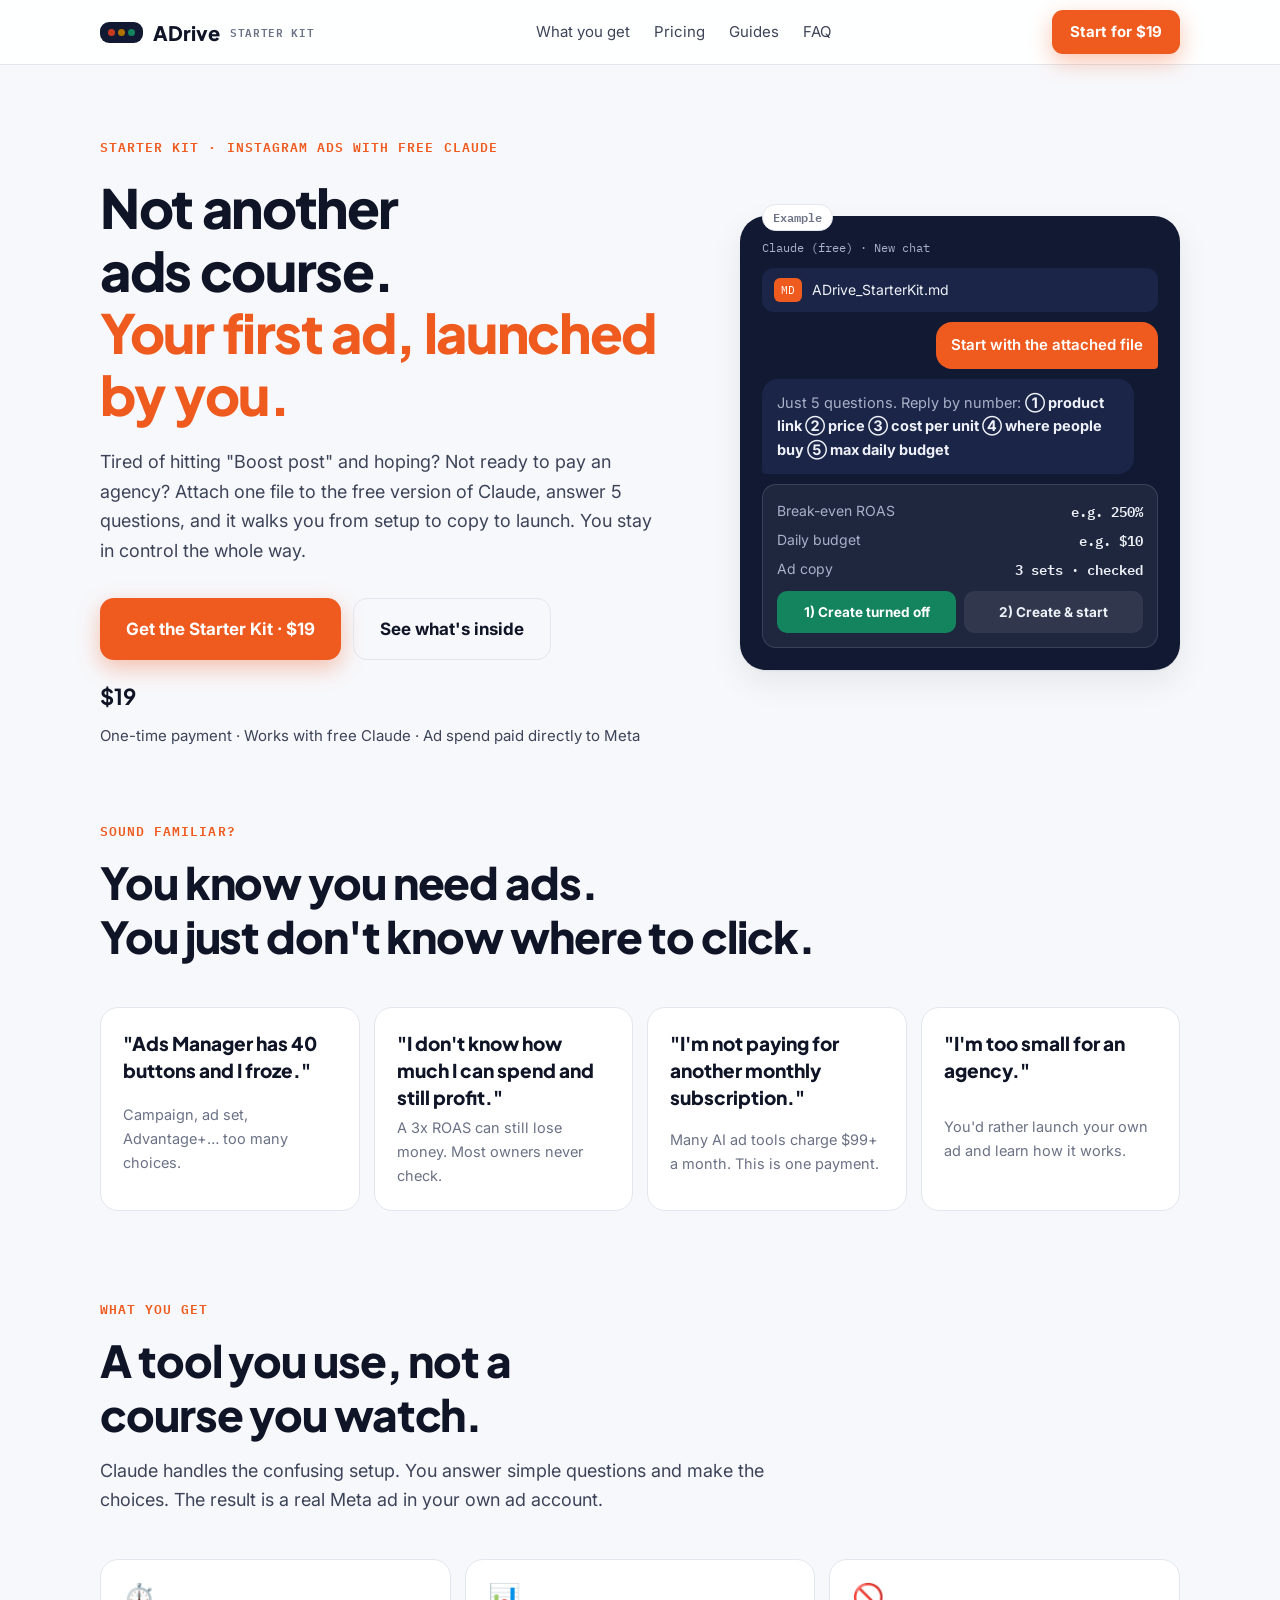
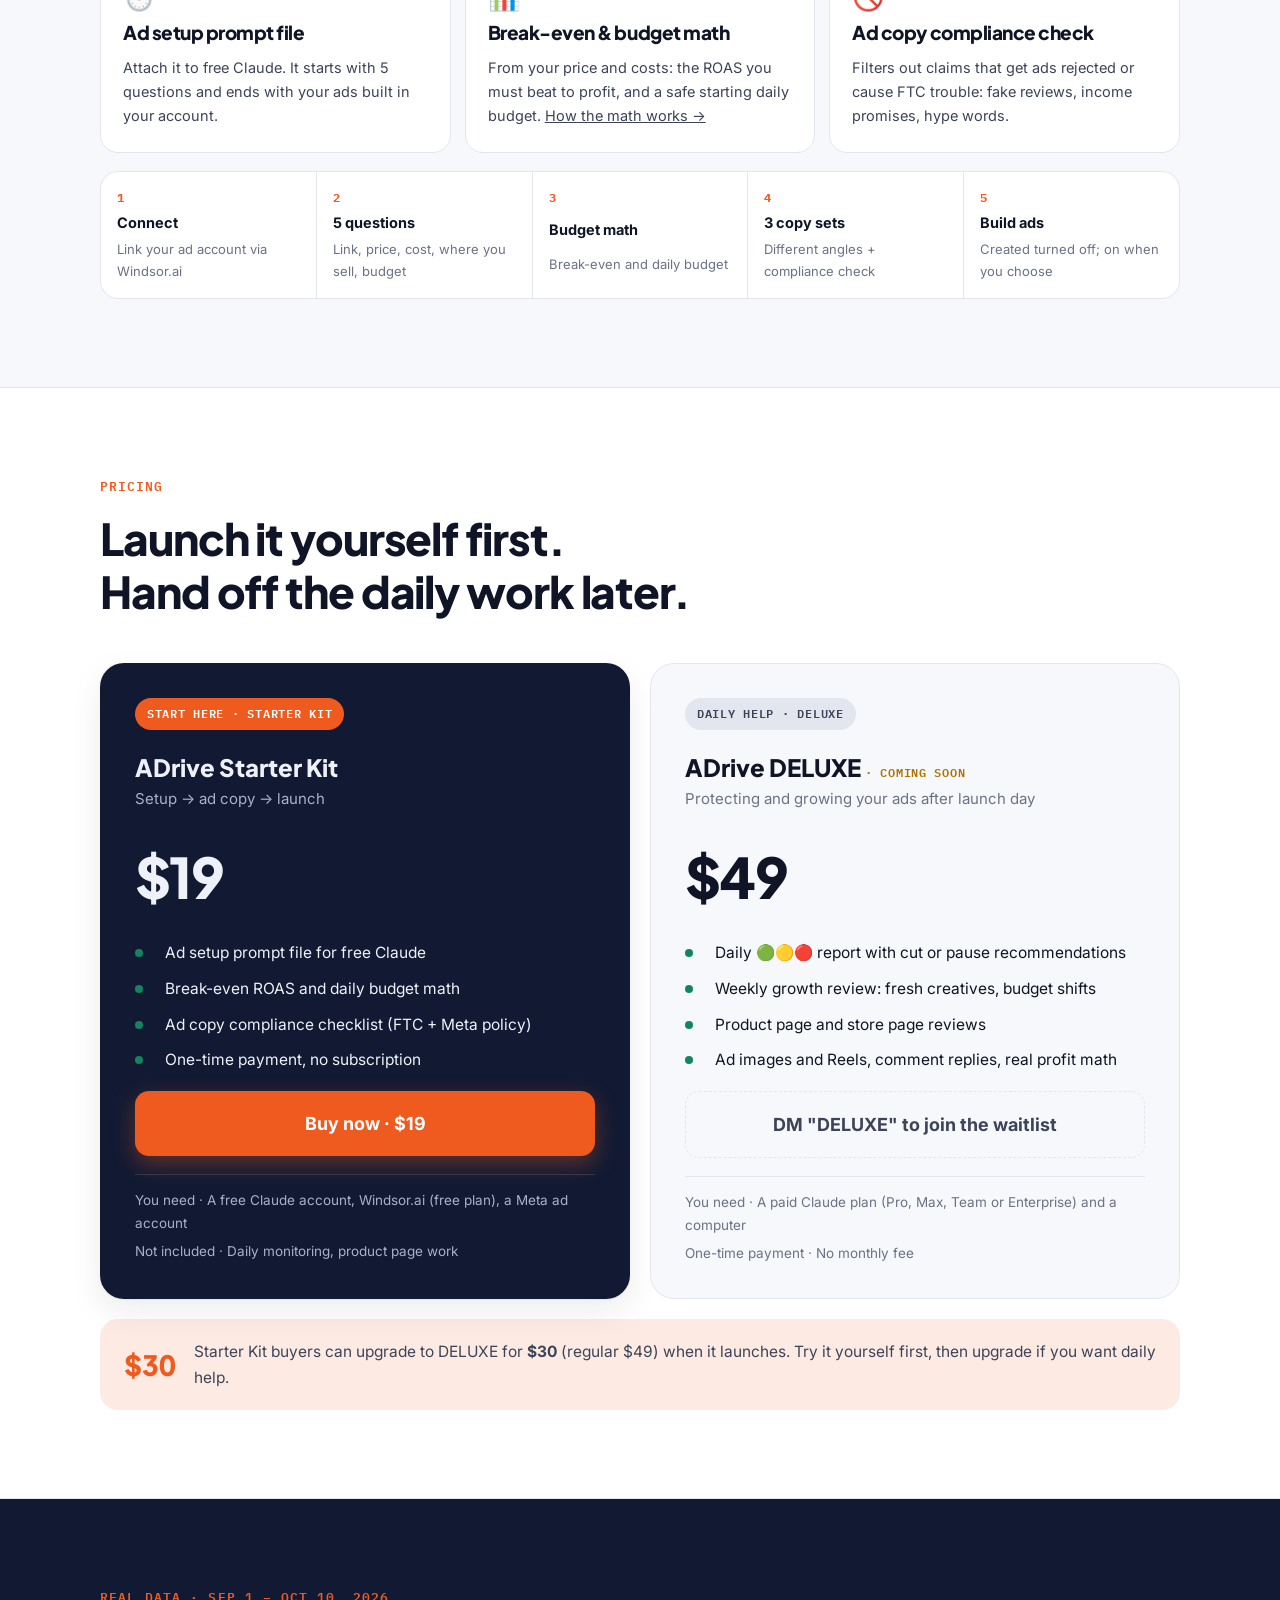
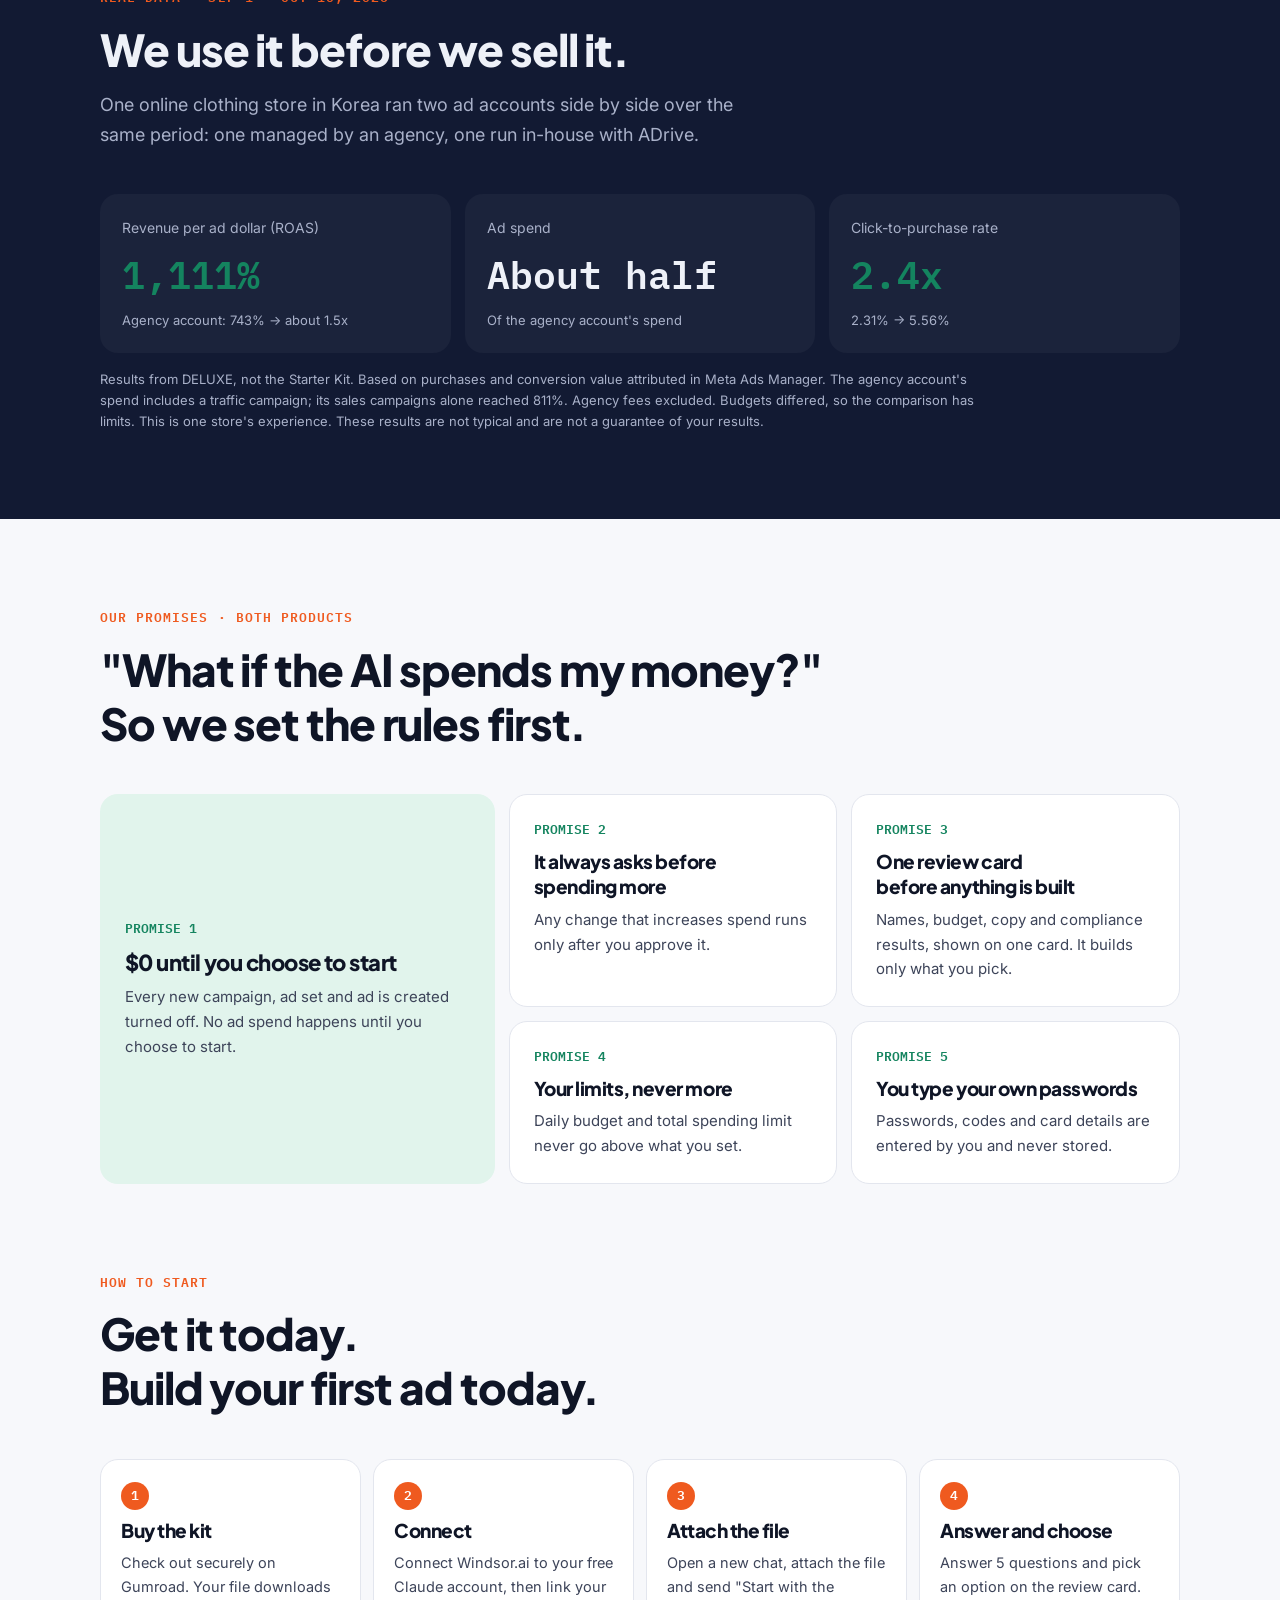
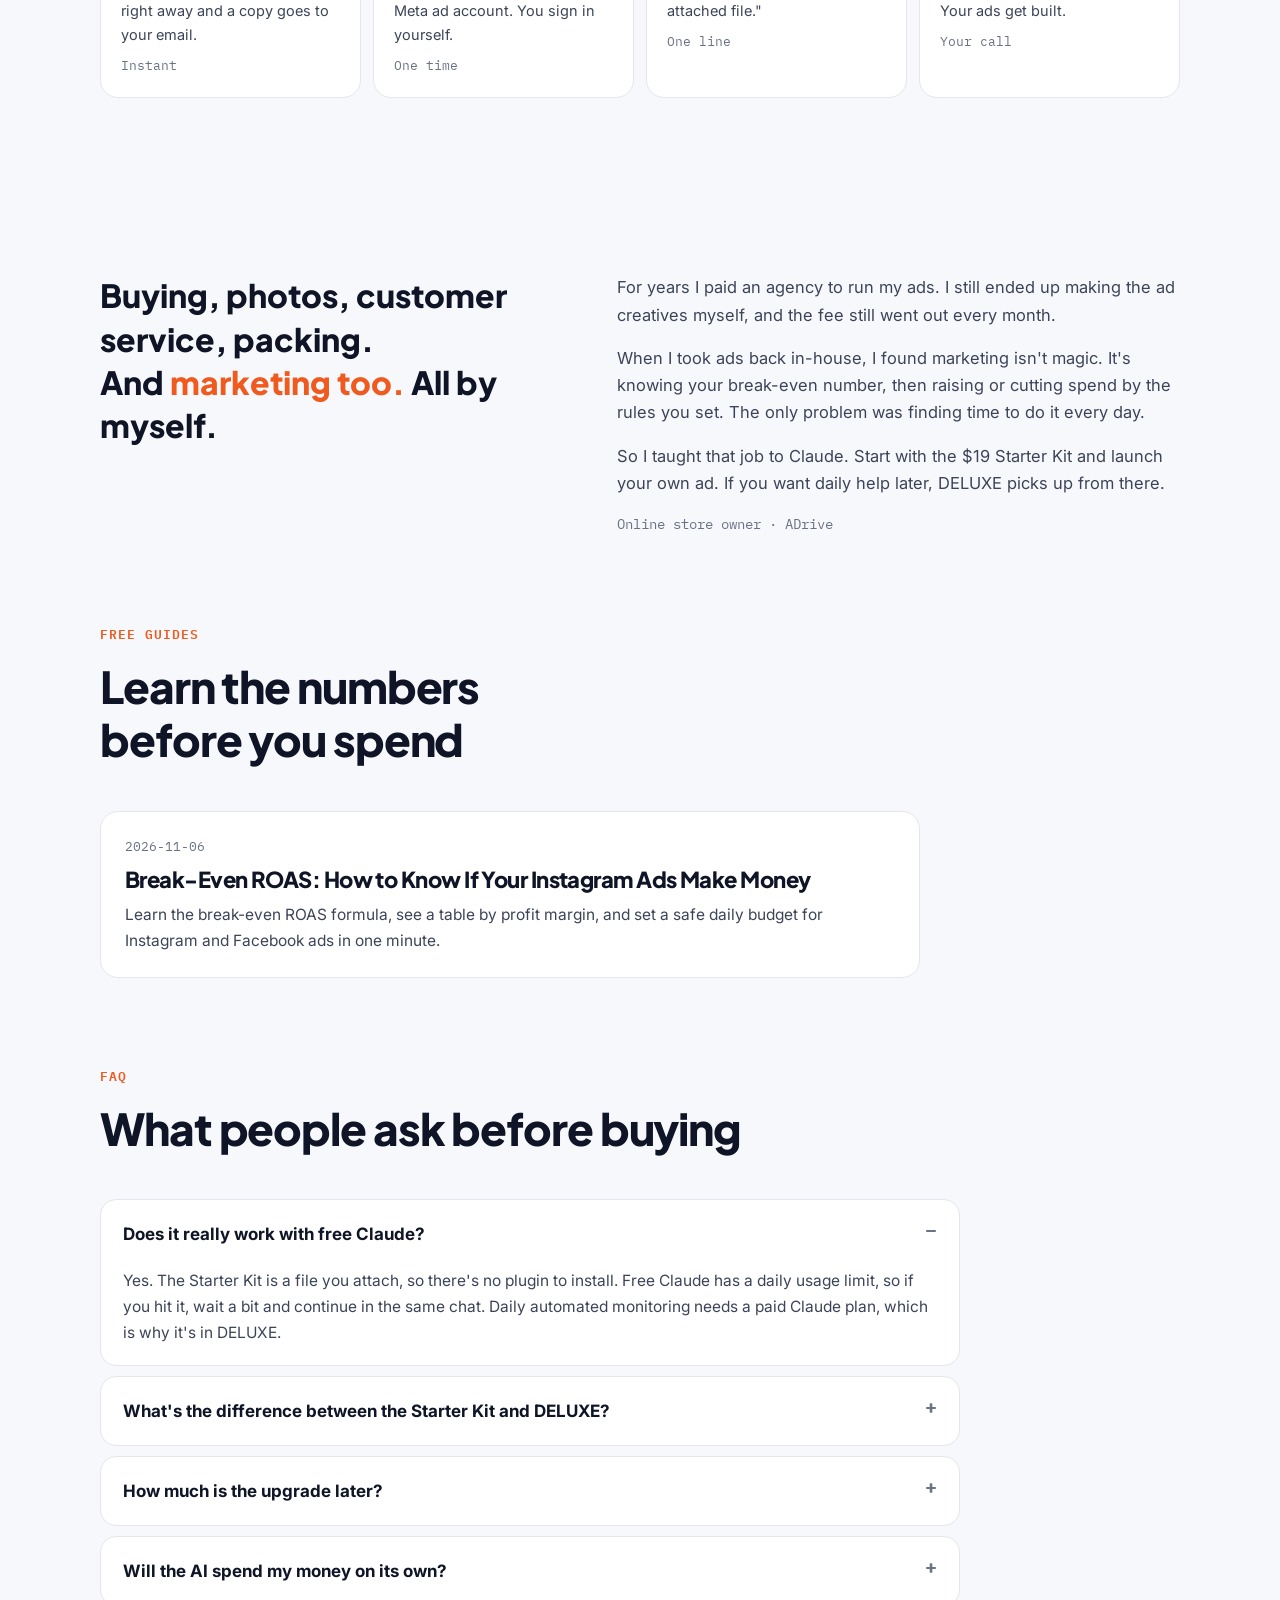
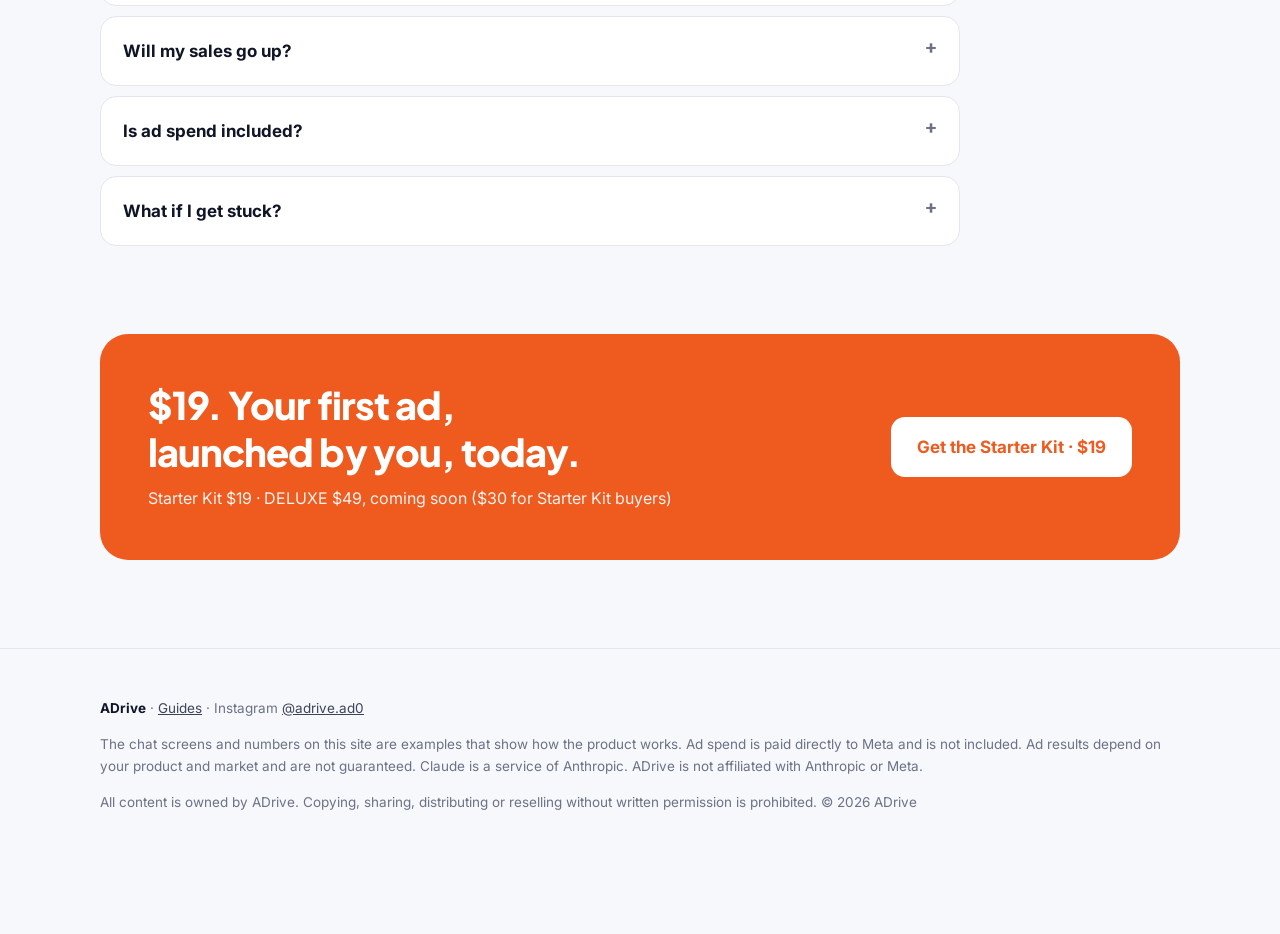
<file: index.html>
<!DOCTYPE html>
<html lang="en">
<head>
<meta charset="utf-8">
<meta name="viewport" content="width=device-width,initial-scale=1,viewport-fit=cover">
<title>ADrive Starter Kit · Launch your first Instagram ad with free Claude</title>
<meta name="description" content="A $19 one-time kit: attach one file to free Claude and launch your own Meta ads, with break-even math and a compliance check.">
<link rel="canonical" href="https://adrive-site.vercel.app/">
<meta property="og:type" content="website">
<meta property="og:title" content="ADrive Starter Kit · Launch your first Instagram ad with free Claude">
<meta property="og:description" content="A $19 one-time kit: attach one file to free Claude and launch your own Meta ads, with break-even math and a compliance check.">
<meta property="og:url" content="https://adrive-site.vercel.app/">
<meta property="og:image" content="https://adrive-site.vercel.app/assets/img/gumroad_cover_2560x1440.png">
<meta name="twitter:card" content="summary_large_image">
<link rel="icon" href="/assets/favicon.svg" type="image/svg+xml">
<link rel="preconnect" href="https://fonts.googleapis.com"><link rel="preconnect" href="https://fonts.gstatic.com" crossorigin><link rel="stylesheet" href="https://fonts.googleapis.com/css2?family=Plus+Jakarta+Sans:wght@600;700;800;900&family=Inter:wght@400;500;600;700&family=IBM+Plex+Mono:wght@500;600&display=swap">
<link rel="stylesheet" href="/assets/site.css">
<script type="application/ld+json">
{"@context":"https://schema.org","@type":"Product","name":"ADrive Starter Kit","description":"A one-time kit: attach one file to free Claude and launch your own Meta (Instagram + Facebook) ads, with break-even math and an ad copy compliance check.","brand":{"@type":"Brand","name":"ADrive"},"image":"https://adrive-site.vercel.app/assets/img/gumroad_cover_2560x1440.png","offers":{"@type":"Offer","price":"19.00","priceCurrency":"USD","availability":"https://schema.org/InStock","url":"https://ailabofficial.gumroad.com/l/starter-kit"}}
</script>
</head>
<body>
<header class="top">
  <div class="wrap">
    <a class="logo" href="/" aria-label="ADrive home">
      <span class="logo-mark" aria-hidden="true"><i style="background:var(--stop)"></i><i style="background:var(--wait)"></i><i style="background:var(--go)"></i></span>
      ADrive <small>STARTER KIT</small>
    </a>
    <nav aria-label="Main">
      <a href="/#kit">What you get</a><a href="/#price">Pricing</a><a href="/blog/">Guides</a><a href="/#faq">FAQ</a>
    </nav>
    <a class="btn btn-primary" href="https://ailabofficial.gumroad.com/l/starter-kit?utm_source=site&amp;utm_medium=header" target="_blank" rel="noopener">Start for $19</a>
  </div>
</header>

<main id="top">
  <section class="hero">
    <div class="wrap">
      <div>
        <p class="eyebrow">STARTER KIT · INSTAGRAM ADS WITH FREE CLAUDE</p>
        <h1>Not another ads course.<br><em>Your first ad, launched by you.</em></h1>
        <p class="lead">Tired of hitting "Boost post" and hoping? Not ready to pay an agency? Attach one file to the free version of Claude, answer 5 questions, and it walks you from setup to copy to launch. You stay in control the whole way.</p>
        <div class="cta-row">
          <a class="btn btn-primary" href="https://ailabofficial.gumroad.com/l/starter-kit?utm_source=site&amp;utm_medium=hero" target="_blank" rel="noopener">Get the Starter Kit · $19</a>
          <a class="btn btn-ghost" href="#kit">See what's inside</a>
        </div>
        <p class="price-line"><b>$19</b><span>One-time payment · Works with free Claude · Ad spend paid directly to Meta</span></p>
      </div>

      <div class="mock" aria-label="Starter Kit example">
        <span class="mock-tag">Example</span>
        <span class="mock-h">Claude (free) · New chat</span>
        <span class="file"><i>MD</i>ADrive_StarterKit.md</span>
        <span class="bubble">Start with the attached file</span>
        <span class="reply">Just 5 questions. Reply by number: <b>① product link ② price ③ cost per unit ④ where people buy ⑤ max daily budget</b></span>
        <div class="card">
          <div class="row"><span>Break-even ROAS</span><b>e.g. 250%</b></div>
          <div class="row"><span>Daily budget</span><b>e.g. $10</b></div>
          <div class="row"><span>Ad copy</span><b>3 sets · checked</b></div>
          <div class="opts"><span>1) Create turned off</span><span>2) Create &amp; start</span></div>
        </div>
      </div>
    </div>
  </section>

  <section style="padding-top:8px">
    <div class="wrap">
      <div class="sec-head"><p class="eyebrow">SOUND FAMILIAR?</p><h2>You know you need ads.<br>You just don't know where to click.</h2></div>
      <div class="hours">
        <div class="hour"><span class="q">"Ads Manager has 40 buttons and I froze."</span><p>Campaign, ad set, Advantage+… too many choices.</p></div>
        <div class="hour"><span class="q">"I don't know how much I can spend and still profit."</span><p>A 3x ROAS can still lose money. Most owners never check.</p></div>
        <div class="hour"><span class="q">"I'm not paying for another monthly subscription."</span><p>Many AI ad tools charge $99+ a month. This is one payment.</p></div>
        <div class="hour"><span class="q">"I'm too small for an agency."</span><p>You'd rather launch your own ad and learn how it works.</p></div>
      </div>
    </div>
  </section>

  <section id="kit" style="padding-top:0">
    <div class="wrap">
      <div class="sec-head">
        <p class="eyebrow">WHAT YOU GET</p>
        <h2>A tool you use, not a course you watch.</h2>
        <p class="lead">Claude handles the confusing setup. You answer simple questions and make the choices. The result is a real Meta ad in your own ad account.</p>
      </div>
      <div class="kit">
        <div class="item"><span class="ic">⏱️</span><h3>Ad setup prompt file</h3><p>Attach it to free Claude. It starts with 5 questions and ends with your ads built in your account.</p></div>
        <div class="item"><span class="ic">📊</span><h3>Break-even &amp; budget math</h3><p>From your price and costs: the ROAS you must beat to profit, and a safe starting daily budget. <a href="/blog/break-even-roas/">How the math works →</a></p></div>
        <div class="item"><span class="ic">🚫</span><h3>Ad copy compliance check</h3><p>Filters out claims that get ads rejected or cause FTC trouble: fake reviews, income promises, hype words.</p></div>
      </div>
      <div class="flow" aria-label="How the Starter Kit works">
        <div><b>1</b><span>Connect</span><small>Link your ad account via Windsor.ai</small></div>
        <div><b>2</b><span>5 questions</span><small>Link, price, cost, where you sell, budget</small></div>
        <div><b>3</b><span>Budget math</span><small>Break-even and daily budget</small></div>
        <div><b>4</b><span>3 copy sets</span><small>Different angles + compliance check</small></div>
        <div><b>5</b><span>Build ads</span><small>Created turned off; on when you choose</small></div>
      </div>
    </div>
  </section>

  <section class="pricing" id="price">
    <div class="wrap">
      <div class="sec-head">
        <p class="eyebrow">PRICING</p>
        <h2>Launch it yourself first.<br>Hand off the daily work later.</h2>
      </div>
      <div class="plans">
        <div class="plan main">
          <span class="badge">START HERE · STARTER KIT</span>
          <div><p class="name">ADrive Starter Kit</p><p class="sub">Setup → ad copy → launch</p></div>
          <div class="amt"><b>$19</b></div>
          <ul>
            <li>Ad setup prompt file for free Claude</li>
            <li>Break-even ROAS and daily budget math</li>
            <li>Ad copy compliance checklist (FTC + Meta policy)</li>
            <li>One-time payment, no subscription</li>
          </ul>
          <a class="btn btn-primary" href="https://ailabofficial.gumroad.com/l/starter-kit?utm_source=site&amp;utm_medium=pricing" target="_blank" rel="noopener">Buy now · $19</a>
          <div class="need"><span>You need · A free Claude account, Windsor.ai (free plan), a Meta ad account</span><span>Not included · Daily monitoring, product page work</span></div>
        </div>
        <div class="plan">
          <span class="badge">DAILY HELP · DELUXE</span>
          <div><p class="name">ADrive DELUXE <span class="soon">· COMING SOON</span></p><p class="sub">Protecting and growing your ads after launch day</p></div>
          <div class="amt"><b>$49</b></div>
          <ul>
            <li>Daily 🟢🟡🔴 report with cut or pause recommendations</li>
            <li>Weekly growth review: fresh creatives, budget shifts</li>
            <li>Product page and store page reviews</li>
            <li>Ad images and Reels, comment replies, real profit math</li>
          </ul>
          <a class="btn disabled" href="https://ig.me/m/adrive.ad0" target="_blank" rel="noopener">DM "DELUXE" to join the waitlist</a>
          <div class="need"><span>You need · A paid Claude plan (Pro, Max, Team or Enterprise) and a computer</span><span>One-time payment · No monthly fee</span></div>
        </div>
      </div>
      <div class="upg">
        <b class="big num">$30</b>
        <p>Starter Kit buyers can upgrade to DELUXE for <b>$30</b> (regular $49) when it launches. Try it yourself first, then upgrade if you want daily help.</p>
      </div>
    </div>
  </section>

  <section class="proof" id="proof">
    <div class="wrap">
      <div class="sec-head">
        <p class="eyebrow">REAL DATA · SEP 1 – OCT 10, 2026</p>
        <h2>We use it before we sell it.</h2>
        <p class="lead">One online clothing store in Korea ran two ad accounts side by side over the same period: one managed by an agency, one run in-house with ADrive.</p>
      </div>
      <div class="proof-mini">
        <div class="pm"><span>Revenue per ad dollar (ROAS)</span><b class="up num">1,111%</b><small>Agency account: 743% → about 1.5x</small></div>
        <div class="pm"><span>Ad spend</span><b class="num">About half</b><small>Of the agency account's spend</small></div>
        <div class="pm"><span>Click-to-purchase rate</span><b class="up num">2.4x</b><small>2.31% → 5.56%</small></div>
      </div>
      <p class="note">Results from DELUXE, not the Starter Kit. Based on purchases and conversion value attributed in Meta Ads Manager. The agency account's spend includes a traffic campaign; its sales campaigns alone reached 811%. Agency fees excluded. Budgets differed, so the comparison has limits. This is one store's experience. These results are not typical and are not a guarantee of your results.</p>
    </div>
  </section>

  <section>
    <div class="wrap">
      <div class="sec-head">
        <p class="eyebrow">OUR PROMISES · BOTH PRODUCTS</p>
        <h2>"What if the AI spends my money?"<br>So we set the rules first.</h2>
      </div>
      <div class="promises">
        <div class="promise lead-card"><span class="k">PROMISE 1</span><h3>$0 until you choose to start</h3><p>Every new campaign, ad set and ad is created turned off. No ad spend happens until you choose to start.</p></div>
        <div class="promise"><span class="k">PROMISE 2</span><h3>It always asks before spending more</h3><p>Any change that increases spend runs only after you approve it.</p></div>
        <div class="promise"><span class="k">PROMISE 3</span><h3>One review card before anything is built</h3><p>Names, budget, copy and compliance results, shown on one card. It builds only what you pick.</p></div>
        <div class="promise"><span class="k">PROMISE 4</span><h3>Your limits, never more</h3><p>Daily budget and total spending limit never go above what you set.</p></div>
        <div class="promise"><span class="k">PROMISE 5</span><h3>You type your own passwords</h3><p>Passwords, codes and card details are entered by you and never stored.</p></div>
      </div>
    </div>
  </section>

  <section style="padding-top:0">
    <div class="wrap">
      <div class="sec-head">
        <p class="eyebrow">HOW TO START</p>
        <h2>Get it today.<br>Build your first ad today.</h2>
      </div>
      <div class="steps">
        <div class="step"><h3>Buy the kit</h3><p>Check out securely on Gumroad. Your file downloads right away and a copy goes to your email.</p><span class="time">Instant</span></div>
        <div class="step"><h3>Connect</h3><p>Connect Windsor.ai to your free Claude account, then link your Meta ad account. You sign in yourself.</p><span class="time">One time</span></div>
        <div class="step"><h3>Attach the file</h3><p>Open a new chat, attach the file and send "Start with the attached file."</p><span class="time">One line</span></div>
        <div class="step"><h3>Answer and choose</h3><p>Answer 5 questions and pick an option on the review card. Your ads get built.</p><span class="time">Your call</span></div>
      </div>
    </div>
  </section>

  <section>
    <div class="wrap story">
      <blockquote>Buying, photos, customer service, packing.<br>And <span>marketing too.</span> All by myself.</blockquote>
      <div class="body">
        <p>For years I paid an agency to run my ads. I still ended up making the ad creatives myself, and the fee still went out every month.</p>
        <p>When I took ads back in-house, I found marketing isn't magic. It's knowing your break-even number, then raising or cutting spend by the rules you set. The only problem was finding time to do it every day.</p>
        <p>So I taught that job to Claude. Start with the $19 Starter Kit and launch your own ad. If you want daily help later, DELUXE picks up from there.</p>
        <p class="sign">Online store owner · ADrive</p>
      </div>
    </div>
  </section>

  <section style="padding-top:0">
    <div class="wrap">
      <div class="sec-head"><p class="eyebrow">FREE GUIDES</p><h2>Learn the numbers before you spend</h2></div>
      <div class="post-list">
<a class="post-card" href="/blog/break-even-roas/"><span class="post-meta">2026-11-06</span><h2>Break-Even ROAS: How to Know If Your Instagram Ads Make Money</h2><p>Learn the break-even ROAS formula, see a table by profit margin, and set a safe daily budget for Instagram and Facebook ads in one minute.</p></a>
      </div>
    </div>
  </section>

  <section id="faq" style="padding-top:0">
    <div class="wrap">
      <div class="sec-head"><p class="eyebrow">FAQ</p><h2>What people ask before buying</h2></div>
      <div class="faq">
        <details open><summary>Does it really work with free Claude?</summary><p>Yes. The Starter Kit is a file you attach, so there's no plugin to install. Free Claude has a daily usage limit, so if you hit it, wait a bit and continue in the same chat. Daily automated monitoring needs a paid Claude plan, which is why it's in DELUXE.</p></details>
        <details><summary>What's the difference between the Starter Kit and DELUXE?</summary><p>The Starter Kit gets your ads built and launched. DELUXE takes over from the next day: daily reports, cut or pause calls, fresh creatives, and product page reviews.</p></details>
        <details><summary>How much is the upgrade later?</summary><p>Starter Kit buyers can upgrade to DELUXE for $30 (regular $49) once DELUXE launches.</p></details>
        <details><summary>Will the AI spend my money on its own?</summary><p>No. Ads are created turned off and only go live when you choose. Any increase in spend always needs your approval first.</p></details>
        <details><summary>Will my sales go up?</summary><p>We can't promise that. What it does is calculate your break-even first and block settings that waste budget, so you decide with numbers instead of guesses.</p></details>
        <details><summary>Is ad spend included?</summary><p>No. You pay Meta directly for ads, separately from this product. There are no agency fees.</p></details>
        <details><summary>What if I get stuck?</summary><p>Send a screenshot in your Claude chat and it will point to what to click. You can also DM us on Instagram.</p></details>
      </div>
    </div>
  </section>

  <section style="padding-top:0">
    <div class="wrap">
      <div class="final-box">
        <div><h2>$19. Your first ad, launched by you, today.</h2><p>Starter Kit $19 · DELUXE $49, coming soon ($30 for Starter Kit buyers)</p></div>
        <a class="btn" href="https://ailabofficial.gumroad.com/l/starter-kit?utm_source=site&amp;utm_medium=final" target="_blank" rel="noopener">Get the Starter Kit · $19</a>
      </div>
    </div>
  </section>
</main>

<div class="buybar" aria-label="Quick buy">
  <span class="p">Starter Kit<b>$19</b></span>
  <a class="btn btn-primary" href="https://ailabofficial.gumroad.com/l/starter-kit?utm_source=site&amp;utm_medium=buybar" target="_blank" rel="noopener">Buy · $19</a>
</div>

<footer>
  <div class="wrap">
    <p><b style="color:var(--ink)">ADrive</b> · <a href="/blog/">Guides</a> · Instagram <a href="https://www.instagram.com/adrive.ad0/" rel="noopener">@adrive.ad0</a></p>
    <p>The chat screens and numbers on this site are examples that show how the product works. Ad spend is paid directly to Meta and is not included. Ad results depend on your product and market and are not guaranteed. Claude is a service of Anthropic. ADrive is not affiliated with Anthropic or Meta.</p>
    <p>All content is owned by ADrive. Copying, sharing, distributing or reselling without written permission is prohibited. © 2026 ADrive</p>
  </div>
</footer>
</body>
</html>
</file>
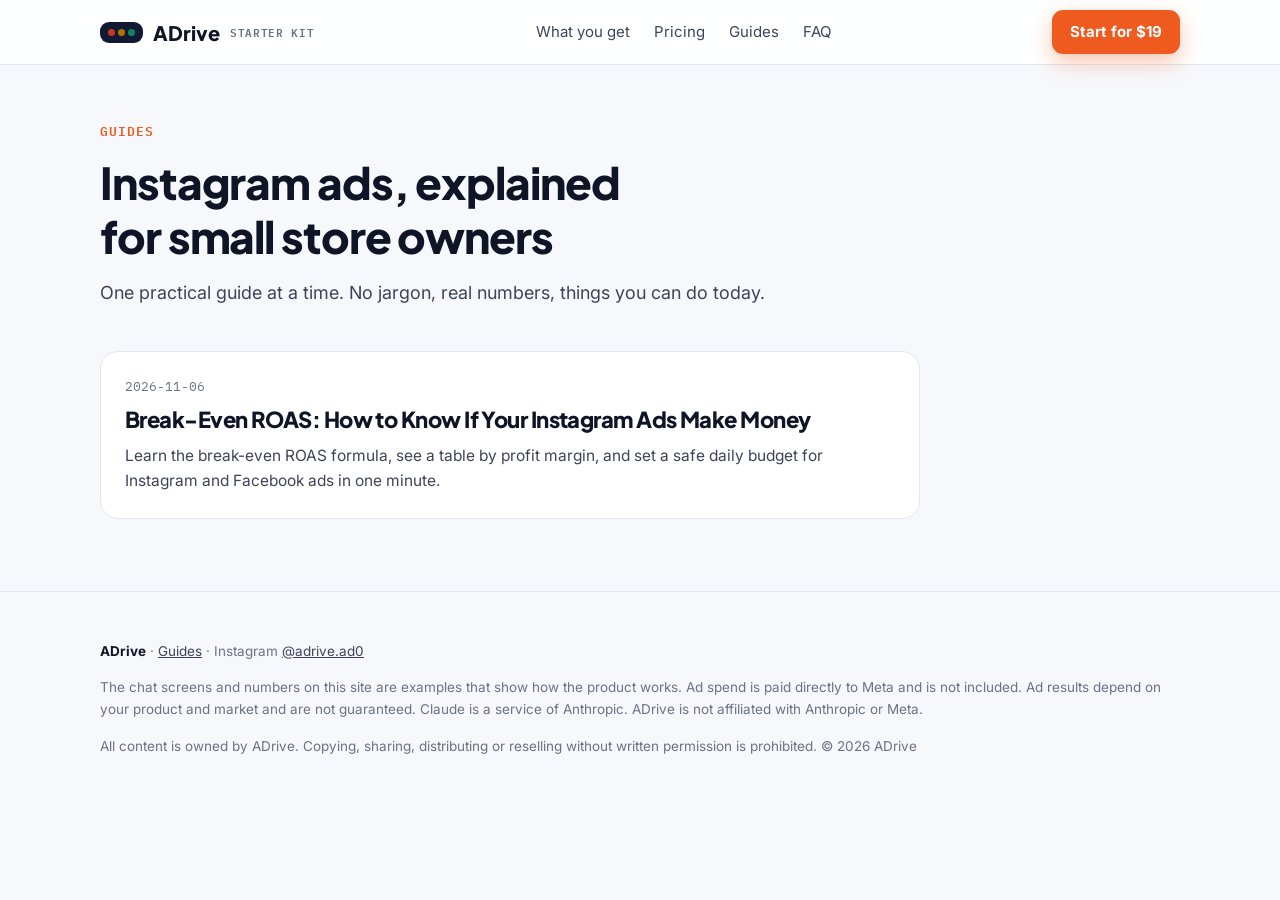
<file: blog/index.html>
<!DOCTYPE html>
<html lang="en">
<head>
<meta charset="utf-8">
<meta name="viewport" content="width=device-width,initial-scale=1,viewport-fit=cover">
<title>Instagram &amp; Meta Ads Guides for Small Store Owners | ADrive</title>
<meta name="description" content="Plain-English guides on running Instagram and Facebook ads for small online stores: budgets, break-even ROAS, ad copy rules and more.">
<link rel="canonical" href="https://adrive-site.vercel.app/blog/">
<meta property="og:type" content="website">
<meta property="og:title" content="Instagram &amp; Meta Ads Guides for Small Store Owners | ADrive">
<meta property="og:description" content="Plain-English guides on running Instagram and Facebook ads for small online stores: budgets, break-even ROAS, ad copy rules and more.">
<meta property="og:url" content="https://adrive-site.vercel.app/blog/">
<meta property="og:image" content="https://adrive-site.vercel.app/assets/img/gumroad_cover_2560x1440.png">
<meta name="twitter:card" content="summary_large_image">
<link rel="icon" href="/assets/favicon.svg" type="image/svg+xml">
<link rel="preconnect" href="https://fonts.googleapis.com"><link rel="preconnect" href="https://fonts.gstatic.com" crossorigin><link rel="stylesheet" href="https://fonts.googleapis.com/css2?family=Plus+Jakarta+Sans:wght@600;700;800;900&family=Inter:wght@400;500;600;700&family=IBM+Plex+Mono:wght@500;600&display=swap">
<link rel="stylesheet" href="/assets/site.css">
</head>
<body>
<header class="top">
  <div class="wrap">
    <a class="logo" href="/" aria-label="ADrive home">
      <span class="logo-mark" aria-hidden="true"><i style="background:var(--stop)"></i><i style="background:var(--wait)"></i><i style="background:var(--go)"></i></span>
      ADrive <small>STARTER KIT</small>
    </a>
    <nav aria-label="Main">
      <a href="/#kit">What you get</a><a href="/#price">Pricing</a><a href="/blog/">Guides</a><a href="/#faq">FAQ</a>
    </nav>
    <a class="btn btn-primary" href="https://ailabofficial.gumroad.com/l/starter-kit?utm_source=site&amp;utm_medium=header" target="_blank" rel="noopener">Start for $19</a>
  </div>
</header>
<main class="wrap" style="padding-block:56px 72px">
  <div class="sec-head"><p class="eyebrow">GUIDES</p><h2>Instagram ads, explained for small store owners</h2><p class="lead">One practical guide at a time. No jargon, real numbers, things you can do today.</p></div>
  <div class="post-list">
<a class="post-card" href="/blog/break-even-roas/"><span class="post-meta">2026-11-06</span><h2>Break-Even ROAS: How to Know If Your Instagram Ads Make Money</h2><p>Learn the break-even ROAS formula, see a table by profit margin, and set a safe daily budget for Instagram and Facebook ads in one minute.</p></a>
  </div>
</main>
<footer>
  <div class="wrap">
    <p><b style="color:var(--ink)">ADrive</b> · <a href="/blog/">Guides</a> · Instagram <a href="https://www.instagram.com/adrive.ad0/" rel="noopener">@adrive.ad0</a></p>
    <p>The chat screens and numbers on this site are examples that show how the product works. Ad spend is paid directly to Meta and is not included. Ad results depend on your product and market and are not guaranteed. Claude is a service of Anthropic. ADrive is not affiliated with Anthropic or Meta.</p>
    <p>All content is owned by ADrive. Copying, sharing, distributing or reselling without written permission is prohibited. © 2026 ADrive</p>
  </div>
</footer>
</body>
</html>
</file>
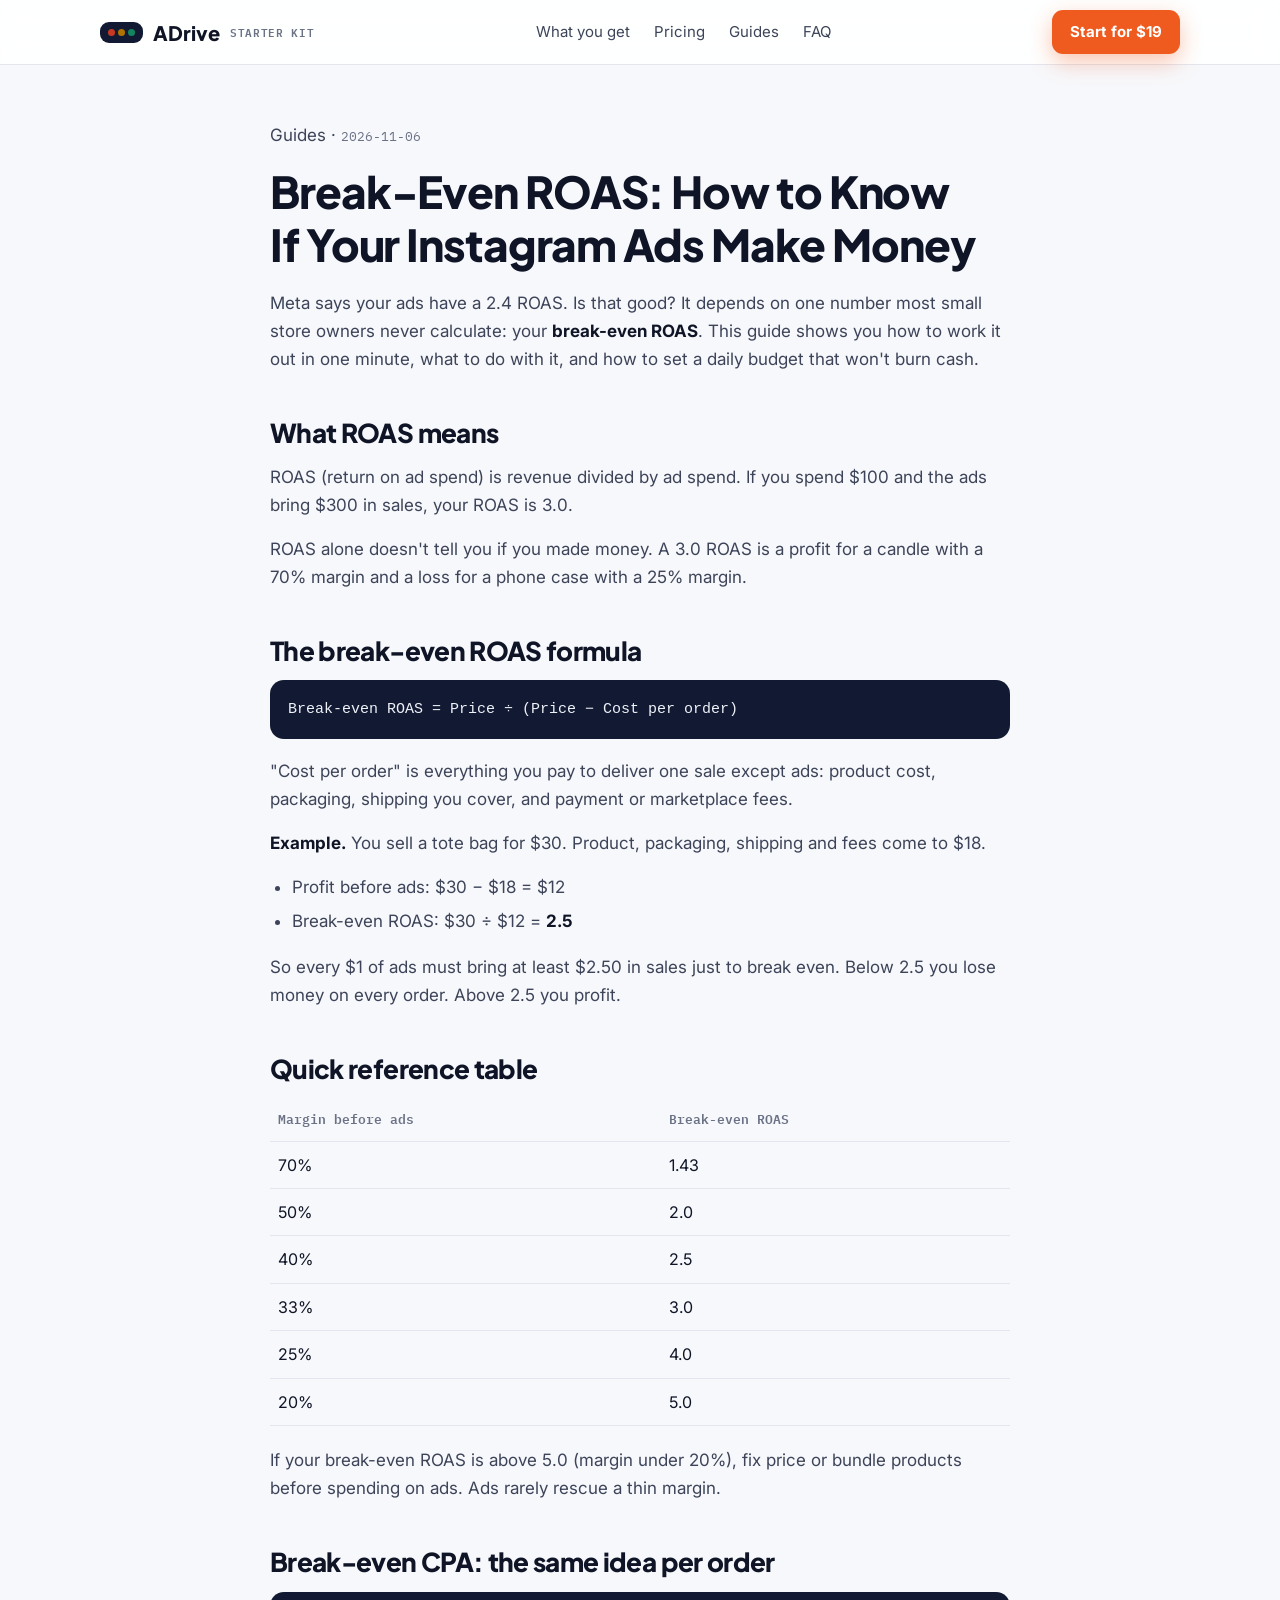
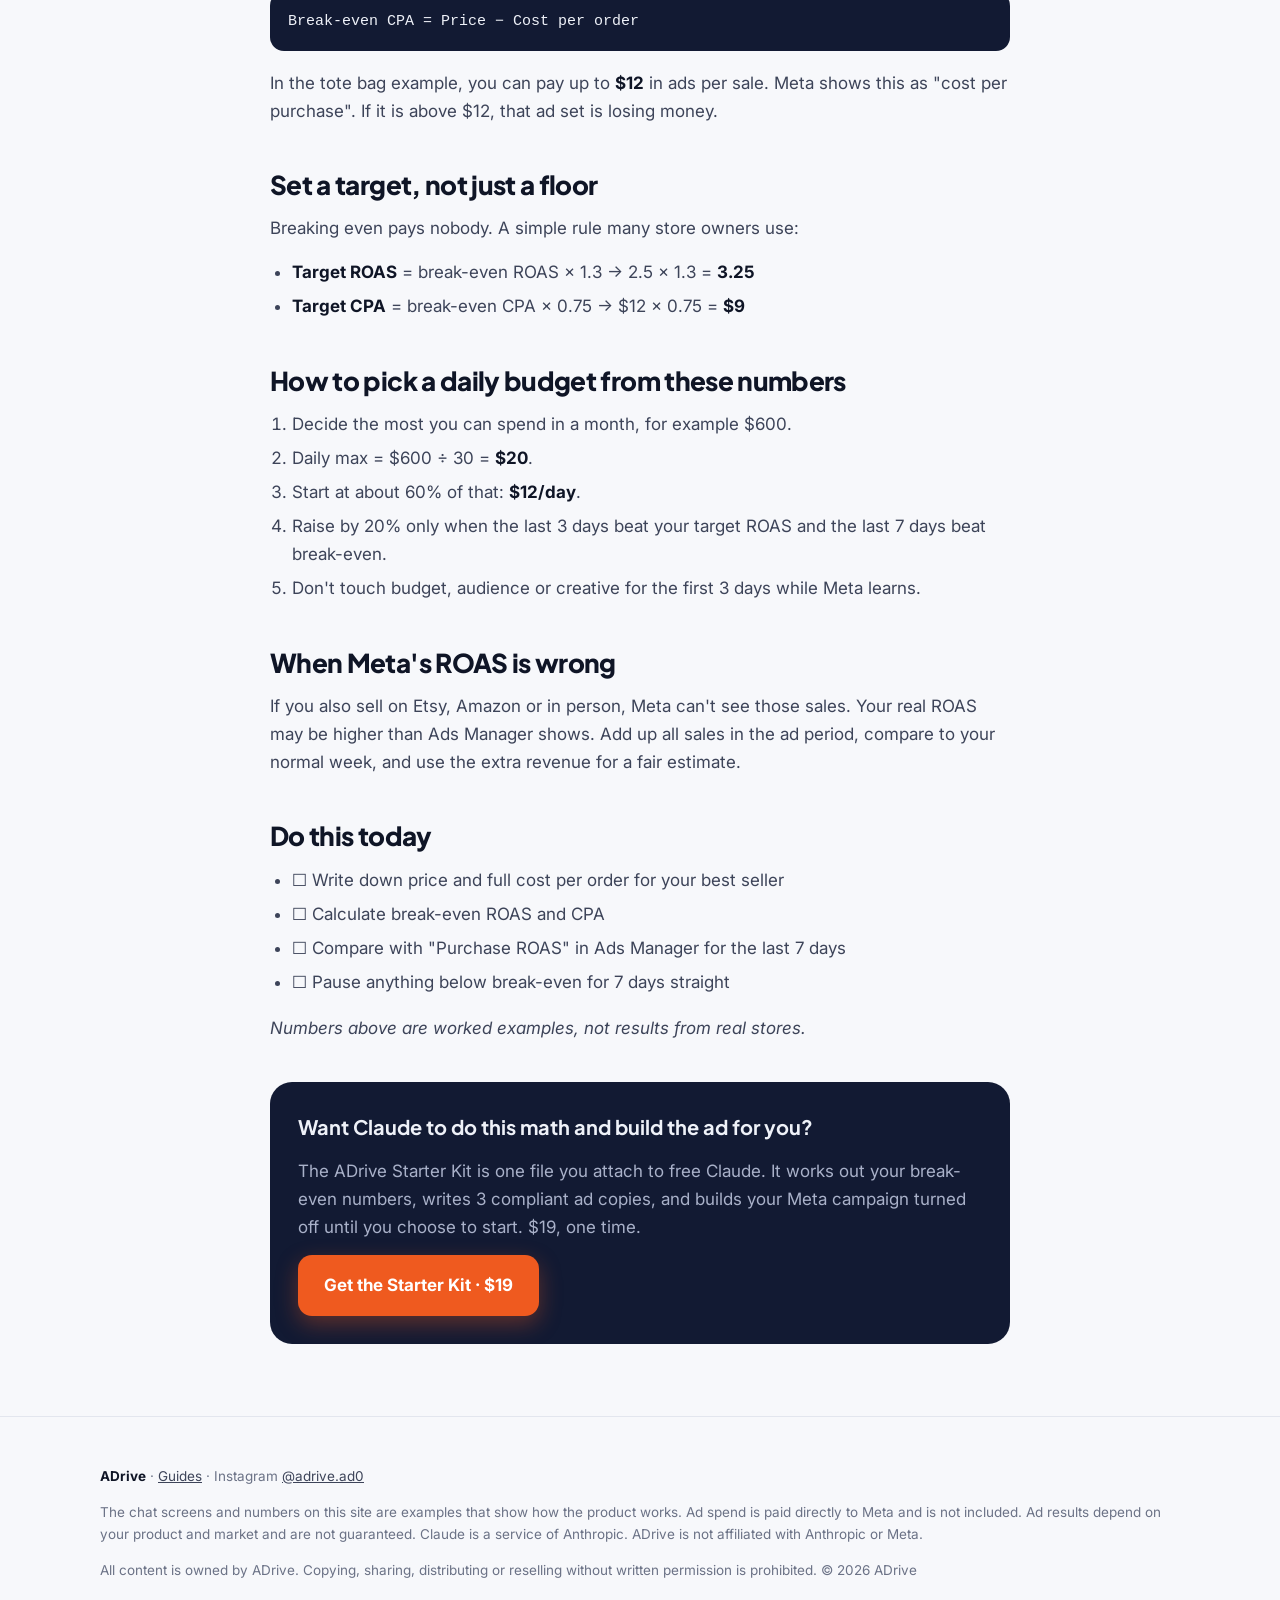
<file: blog/break-even-roas/index.html>
<!DOCTYPE html>
<html lang="en">
<head>
<meta charset="utf-8">
<meta name="viewport" content="width=device-width,initial-scale=1,viewport-fit=cover">
<title>Break-Even ROAS Formula: Are Your Instagram Ads Profitable? (2026)</title>
<meta name="description" content="Learn the break-even ROAS formula, see a table by profit margin, and set a safe daily budget for Instagram and Facebook ads in one minute.">
<link rel="canonical" href="https://adrive-site.vercel.app/blog/break-even-roas/">
<meta property="og:type" content="article">
<meta property="og:title" content="Break-Even ROAS Formula: Are Your Instagram Ads Profitable? (2026)">
<meta property="og:description" content="Learn the break-even ROAS formula, see a table by profit margin, and set a safe daily budget for Instagram and Facebook ads in one minute.">
<meta property="og:url" content="https://adrive-site.vercel.app/blog/break-even-roas/">
<meta property="og:image" content="https://adrive-site.vercel.app/assets/img/gumroad_cover_2560x1440.png">
<meta name="twitter:card" content="summary_large_image">
<link rel="icon" href="/assets/favicon.svg" type="image/svg+xml">
<link rel="preconnect" href="https://fonts.googleapis.com"><link rel="preconnect" href="https://fonts.gstatic.com" crossorigin><link rel="stylesheet" href="https://fonts.googleapis.com/css2?family=Plus+Jakarta+Sans:wght@600;700;800;900&family=Inter:wght@400;500;600;700&family=IBM+Plex+Mono:wght@500;600&display=swap">
<link rel="stylesheet" href="/assets/site.css">
<script type="application/ld+json">{"@context": "https://schema.org", "@type": "BlogPosting", "headline": "Break-Even ROAS: How to Know If Your Instagram Ads Make Money", "description": "Learn the break-even ROAS formula, see a table by profit margin, and set a safe daily budget for Instagram and Facebook ads in one minute.", "datePublished": "2026-11-06", "dateModified": "2026-11-06", "mainEntityOfPage": "https://adrive-site.vercel.app/blog/break-even-roas/", "image": "https://adrive-site.vercel.app/assets/img/gumroad_cover_2560x1440.png", "author": {"@type": "Organization", "name": "ADrive"}, "publisher": {"@type": "Organization", "name": "ADrive"}}</script>
</head>
<body>
<header class="top">
  <div class="wrap">
    <a class="logo" href="/" aria-label="ADrive home">
      <span class="logo-mark" aria-hidden="true"><i style="background:var(--stop)"></i><i style="background:var(--wait)"></i><i style="background:var(--go)"></i></span>
      ADrive <small>STARTER KIT</small>
    </a>
    <nav aria-label="Main">
      <a href="/#kit">What you get</a><a href="/#price">Pricing</a><a href="/blog/">Guides</a><a href="/#faq">FAQ</a>
    </nav>
    <a class="btn btn-primary" href="https://ailabofficial.gumroad.com/l/starter-kit?utm_source=site&amp;utm_medium=header" target="_blank" rel="noopener">Start for $19</a>
  </div>
</header>
<main class="wrap">
  <article class="article">
    <p class="crumbs"><a href="/blog/">Guides</a> · <span class="post-meta">2026-11-06</span></p>
    <h1>Break-Even ROAS: How to Know If Your Instagram Ads Make Money</h1>
    <p>Meta says your ads have a 2.4 ROAS. Is that good? It depends on one number most small store owners never calculate: your <strong>break-even ROAS</strong>. This guide shows you how to work it out in one minute, what to do with it, and how to set a daily budget that won't burn cash.</p>
<h2>What ROAS means</h2>
<p>ROAS (return on ad spend) is revenue divided by ad spend. If you spend $100 and the ads bring $300 in sales, your ROAS is 3.0.</p>
<p>ROAS alone doesn't tell you if you made money. A 3.0 ROAS is a profit for a candle with a 70% margin and a loss for a phone case with a 25% margin.</p>
<h2>The break-even ROAS formula</h2>
<pre><code>Break-even ROAS = Price ÷ (Price − Cost per order)
</code></pre>
<p>"Cost per order" is everything you pay to deliver one sale except ads: product cost, packaging, shipping you cover, and payment or marketplace fees.</p>
<p><strong>Example.</strong> You sell a tote bag for $30. Product, packaging, shipping and fees come to $18.</p>
<ul>
<li>Profit before ads: $30 − $18 = $12</li>
<li>Break-even ROAS: $30 ÷ $12 = <strong>2.5</strong></li>
</ul>
<p>So every $1 of ads must bring at least $2.50 in sales just to break even. Below 2.5 you lose money on every order. Above 2.5 you profit.</p>
<h2>Quick reference table</h2>
<table>
<thead>
<tr>
<th>Margin before ads</th>
<th>Break-even ROAS</th>
</tr>
</thead>
<tbody>
<tr>
<td>70%</td>
<td>1.43</td>
</tr>
<tr>
<td>50%</td>
<td>2.0</td>
</tr>
<tr>
<td>40%</td>
<td>2.5</td>
</tr>
<tr>
<td>33%</td>
<td>3.0</td>
</tr>
<tr>
<td>25%</td>
<td>4.0</td>
</tr>
<tr>
<td>20%</td>
<td>5.0</td>
</tr>
</tbody>
</table>
<p>If your break-even ROAS is above 5.0 (margin under 20%), fix price or bundle products before spending on ads. Ads rarely rescue a thin margin.</p>
<h2>Break-even CPA: the same idea per order</h2>
<pre><code>Break-even CPA = Price − Cost per order
</code></pre>
<p>In the tote bag example, you can pay up to <strong>$12</strong> in ads per sale. Meta shows this as "cost per purchase". If it is above $12, that ad set is losing money.</p>
<h2>Set a target, not just a floor</h2>
<p>Breaking even pays nobody. A simple rule many store owners use:</p>
<ul>
<li><strong>Target ROAS</strong> = break-even ROAS × 1.3 → 2.5 × 1.3 = <strong>3.25</strong></li>
<li><strong>Target CPA</strong> = break-even CPA × 0.75 → $12 × 0.75 = <strong>$9</strong></li>
</ul>
<h2>How to pick a daily budget from these numbers</h2>
<ol>
<li>Decide the most you can spend in a month, for example $600.</li>
<li>Daily max = $600 ÷ 30 = <strong>$20</strong>.</li>
<li>Start at about 60% of that: <strong>$12/day</strong>.</li>
<li>Raise by 20% only when the last 3 days beat your target ROAS and the last 7 days beat break-even.</li>
<li>Don't touch budget, audience or creative for the first 3 days while Meta learns.</li>
</ol>
<h2>When Meta's ROAS is wrong</h2>
<p>If you also sell on Etsy, Amazon or in person, Meta can't see those sales. Your real ROAS may be higher than Ads Manager shows. Add up all sales in the ad period, compare to your normal week, and use the extra revenue for a fair estimate.</p>
<h2>Do this today</h2>
<ul>
<li>☐ Write down price and full cost per order for your best seller</li>
<li>☐ Calculate break-even ROAS and CPA</li>
<li>☐ Compare with "Purchase ROAS" in Ads Manager for the last 7 days</li>
<li>☐ Pause anything below break-even for 7 days straight</li>
</ul>
<p><em>Numbers above are worked examples, not results from real stores.</em></p>
    <div class="cta-box">
  <b>Want Claude to do this math and build the ad for you?</b>
  <p>The ADrive Starter Kit is one file you attach to free Claude. It works out your break-even numbers, writes 3 compliant ad copies, and builds your Meta campaign turned off until you choose to start. $19, one time.</p>
  <a class="btn btn-primary" href="https://ailabofficial.gumroad.com/l/starter-kit?utm_source=blog&amp;utm_medium=break-even-roas" target="_blank" rel="noopener">Get the Starter Kit · $19</a>
</div>
  </article>
</main>
<footer>
  <div class="wrap">
    <p><b style="color:var(--ink)">ADrive</b> · <a href="/blog/">Guides</a> · Instagram <a href="https://www.instagram.com/adrive.ad0/" rel="noopener">@adrive.ad0</a></p>
    <p>The chat screens and numbers on this site are examples that show how the product works. Ad spend is paid directly to Meta and is not included. Ad results depend on your product and market and are not guaranteed. Claude is a service of Anthropic. ADrive is not affiliated with Anthropic or Meta.</p>
    <p>All content is owned by ADrive. Copying, sharing, distributing or reselling without written permission is prohibited. © 2026 ADrive</p>
  </div>
</footer>
</body>
</html>
</file>
<file: assets/site.css>
:root{color-scheme:light;
  --paper:#f7f8fb; --surface:#ffffff; --ink:#0f1526; --ink-2:#3d4459; --muted:#6b7286; --line:#e3e6ee;
  --night:#121a33; --night-2:#1b2547; --on-night:#eef1f8; --on-night-muted:#a9b1c9;
  --accent:#ef5a1f; --accent-ink:#ffffff; --accent-soft:#fdebe3;
  --go:#14845f; --go-soft:#e1f4ec; --wait:#b07300; --stop:#c73a22; --stop-soft:#fbe4df;
  --shadow:0 1px 2px rgba(15,21,38,.06),0 12px 32px rgba(15,21,38,.08);
  --f-display:"Plus Jakarta Sans",system-ui,sans-serif;
  --f-body:"Inter",system-ui,sans-serif;
  --f-mono:"IBM Plex Mono",ui-monospace,Menlo,monospace;}
@media (prefers-color-scheme:dark){:root{
  --paper:#0b1020; --surface:#131a2e; --ink:#eef1f8; --ink-2:#c3c9da; --muted:#949bb2; --line:#262f4a;
  --night:#0f1630; --night-2:#18224a; --on-night:#eef1f8; --on-night-muted:#a3abc4;
  --accent:#ff6b2f; --accent-ink:#1b0b03; --accent-soft:#3a1d10;
  --go:#4fd1a0; --go-soft:#10342a; --wait:#f1b648; --stop:#ff8b74; --stop-soft:#3a1a14;
  --shadow:0 1px 2px rgba(0,0,0,.3),0 12px 32px rgba(0,0,0,.35); color-scheme:dark}}
*{box-sizing:border-box}
html{scroll-padding-top:calc(72px + env(safe-area-inset-top,0px))}
body{margin:0;background:var(--paper);color:var(--ink);font-family:var(--f-body);font-size:16px;line-height:1.65;-webkit-font-smoothing:antialiased;padding-bottom:env(safe-area-inset-bottom,0px)}
a{color:inherit}
.wrap{max-width:1120px;margin:0 auto;padding-left:max(20px,env(safe-area-inset-left,0px));padding-right:max(20px,env(safe-area-inset-right,0px))}
h1,h2,h3{font-family:var(--f-display);letter-spacing:-.025em;text-wrap:balance;margin:0}
h2{font-size:clamp(28px,4.2vw,44px);line-height:1.22;font-weight:800}
h3{font-size:19px;font-weight:800;line-height:1.35}
p{margin:0}
.eyebrow{font-family:var(--f-mono);font-size:13px;font-weight:600;letter-spacing:.08em;color:var(--accent)}
.lead{font-size:18px;color:var(--ink-2);max-width:62ch}
.note{font-size:13px;color:var(--muted);line-height:1.6}
.num{font-family:var(--f-mono);font-variant-numeric:tabular-nums}
section{padding-block:88px}
.sec-head{display:grid;gap:14px;margin-bottom:44px;max-width:740px}
.btn{display:inline-flex;align-items:center;justify-content:center;gap:10px;font-weight:700;font-size:17px;text-decoration:none;border-radius:14px;padding:16px 26px;transition:transform .15s ease;border:0;cursor:pointer;font-family:var(--f-body)}
.btn:focus-visible{outline:3px solid var(--accent);outline-offset:3px}
.btn-primary{background:var(--accent);color:var(--accent-ink);box-shadow:0 8px 22px color-mix(in srgb,var(--accent) 35%,transparent)}
.btn-primary:hover{transform:translateY(-2px)}
.btn-ghost{background:transparent;color:var(--ink);border:1.5px solid var(--line)}
.btn-ghost:hover{border-color:var(--ink-2)}
body::before{content:"";position:fixed;inset:0 0 auto;height:env(safe-area-inset-top,0px);z-index:10;background:var(--surface)}
.top{position:sticky;top:env(safe-area-inset-top,0px);z-index:9;background:color-mix(in srgb,var(--surface) 88%,transparent);backdrop-filter:blur(12px);border-bottom:1px solid var(--line)}
.top .wrap{display:flex;align-items:center;justify-content:space-between;height:64px;gap:16px}
.logo{display:flex;align-items:center;gap:10px;font-family:var(--f-display);font-weight:900;font-size:20px;text-decoration:none}
.logo-mark{display:grid;grid-template-columns:repeat(3,7px);gap:3px;padding:7px 8px;border-radius:9px;background:var(--night)}
.logo-mark i{width:7px;height:7px;border-radius:50%;display:block}
.logo small{font-family:var(--f-mono);font-size:11px;font-weight:600;color:var(--muted);letter-spacing:.06em}
.top nav{display:flex;gap:24px;font-size:15px;color:var(--ink-2)}
.top nav a{text-decoration:none}.top nav a:hover{color:var(--ink)}
.top .btn{padding:10px 18px;font-size:15px;border-radius:11px}
.hero{padding-block:72px 64px}
.hero .wrap{display:grid;grid-template-columns:1.1fr .9fr;gap:56px;align-items:center}
.hero h1{font-size:clamp(34px,4.6vw,54px);line-height:1.15;font-weight:900;margin-top:18px}
.hero h1 em{font-style:normal;color:var(--accent)}
.hero .lead{margin-top:22px}
.cta-row{display:flex;flex-wrap:wrap;gap:12px;margin-top:32px}
.price-line{margin-top:18px;display:flex;flex-wrap:wrap;align-items:baseline;gap:10px;font-size:15px;color:var(--ink-2)}
.price-line b{font-family:var(--f-display);font-size:22px;color:var(--ink)}
.mock{background:var(--night);color:var(--on-night);border-radius:26px;padding:22px;box-shadow:var(--shadow);max-width:440px;width:100%;justify-self:end;position:relative;display:grid;gap:10px}
.mock-tag{position:absolute;top:-12px;left:22px;font-family:var(--f-mono);font-size:11.5px;font-weight:600;background:var(--surface);color:var(--muted);border:1px solid var(--line);padding:3px 10px;border-radius:999px}
.mock-h{font-family:var(--f-mono);font-size:12px;color:var(--on-night-muted)}
.file{display:flex;align-items:center;gap:10px;background:var(--night-2);border-radius:12px;padding:10px 12px;font-size:14px}
.file i{font-style:normal;font-family:var(--f-mono);font-size:11px;background:var(--accent);color:var(--accent-ink);padding:3px 7px;border-radius:6px}
.bubble{justify-self:end;max-width:88%;background:var(--accent);color:var(--accent-ink);padding:11px 15px;border-radius:16px 16px 4px 16px;font-size:15px;font-weight:600}
.reply{max-width:94%;background:var(--night-2);padding:12px 15px;border-radius:16px 16px 16px 4px;font-size:14.5px;color:var(--on-night-muted)}
.reply b{color:var(--on-night)}
.card{background:#ffffff0f;border:1px solid #ffffff1f;border-radius:14px;padding:14px;font-size:14px;display:grid;gap:6px}
.card .row{display:flex;justify-content:space-between;gap:10px;color:var(--on-night-muted)}
.card .row b{color:var(--on-night);font-family:var(--f-mono);font-weight:600}
.opts{display:grid;grid-template-columns:1fr 1fr;gap:8px;margin-top:4px}
.opts span{text-align:center;font-size:13.5px;font-weight:700;padding:10px;border-radius:10px;background:#ffffff14}
.opts span:first-child{background:var(--go);color:#fff}
.hours{display:grid;grid-template-columns:repeat(auto-fit,minmax(min(100%,230px),1fr));gap:14px}
.hour{background:var(--surface);border:1px solid var(--line);border-radius:18px;padding:22px;display:grid;gap:6px}
.hour .q{font-family:var(--f-display);font-size:19px;font-weight:800;line-height:1.4}
.hour p{font-size:14.5px;color:var(--muted)}
.kit{display:grid;grid-template-columns:repeat(3,1fr);gap:14px}
.item{background:var(--surface);border:1px solid var(--line);border-radius:18px;padding:24px 22px;display:grid;gap:10px;align-content:start}
.item .ic{font-size:26px;line-height:1}
.item p{font-size:14.5px;color:var(--ink-2)}
.flow{margin-top:18px;display:grid;grid-template-columns:repeat(5,1fr);gap:1px;background:var(--line);border:1px solid var(--line);border-radius:18px;overflow:hidden}
.flow div{background:var(--surface);padding:16px;display:grid;gap:4px}
.flow b{font-family:var(--f-mono);font-size:12px;color:var(--accent)}
.flow span{font-size:14.5px;font-weight:700}
.flow small{font-size:13px;color:var(--muted)}
.pricing{background:var(--surface);border-block:1px solid var(--line)}
.plans{display:grid;grid-template-columns:1fr 1fr;gap:20px;align-items:stretch}
.plan{border-radius:24px;padding:34px;display:grid;gap:18px;align-content:start;border:1px solid var(--line);background:var(--paper)}
.plan.main{background:var(--night);color:var(--on-night);border-color:transparent;box-shadow:var(--shadow)}
.plan .badge{justify-self:start;font-family:var(--f-mono);font-size:12px;font-weight:600;letter-spacing:.06em;padding:6px 12px;border-radius:999px;background:var(--line);color:var(--ink-2)}
.plan.main .badge{background:var(--accent);color:var(--accent-ink)}
.plan .name{font-family:var(--f-display);font-size:24px;font-weight:900}
.plan .sub{font-size:15px;color:var(--muted)}
.plan.main .sub{color:var(--on-night-muted)}
.plan .amt b{font-family:var(--f-display);font-size:clamp(42px,5.6vw,56px);font-weight:900;letter-spacing:-.03em}
.plan ul{margin:0;padding:0;list-style:none;display:grid;gap:10px;font-size:15.5px}
.plan li{display:grid;grid-template-columns:22px 1fr;gap:8px}
.plan li::before{content:"";width:8px;height:8px;border-radius:50%;background:var(--go);margin-top:9px}
.plan .btn{width:100%;font-size:18px;padding:18px}
.plan .btn.disabled{background:transparent;color:var(--ink-2);border:1.5px dashed var(--line);box-shadow:none}
.plan .need{font-size:13.5px;color:var(--muted);border-top:1px solid var(--line);padding-top:14px;display:grid;gap:6px}
.plan.main .need{color:var(--on-night-muted);border-color:#ffffff1f}
.soon{font-family:var(--f-mono);font-size:12px;font-weight:600;letter-spacing:.06em;color:var(--wait)}
.upg{margin-top:20px;display:grid;grid-template-columns:auto 1fr;gap:18px;align-items:center;background:var(--accent-soft);border-radius:18px;padding:20px 24px}
.upg b.big{font-family:var(--f-display);font-size:28px;font-weight:900;color:var(--accent)}
.upg p{font-size:15.5px;color:var(--ink-2)}
.proof{background:var(--night);color:var(--on-night)}
.proof .lead{color:var(--on-night-muted)}
.proof-mini{display:grid;grid-template-columns:repeat(3,1fr);gap:14px}
.pm{background:#ffffff0a;border-radius:18px;padding:22px;display:grid;gap:4px}
.pm span{font-size:14px;color:var(--on-night-muted)}
.pm b{font-family:var(--f-mono);font-size:clamp(28px,3.4vw,38px);font-weight:600}
.pm b.up{color:var(--go)}
.pm small{font-size:13px;color:var(--on-night-muted)}
.proof .note{color:var(--on-night-muted);margin-top:16px;max-width:900px}
.promises{display:grid;grid-template-columns:1.2fr 1fr 1fr;gap:14px}
.promise{background:var(--surface);border:1px solid var(--line);border-radius:18px;padding:24px;display:grid;gap:8px;align-content:start}
.promise .k{font-family:var(--f-mono);font-size:13px;font-weight:600;color:var(--go)}
.promise p{color:var(--ink-2);font-size:15px}
.promise.lead-card{background:var(--go-soft);border-color:transparent;grid-row:span 2;align-content:center}
.promise.lead-card h3{font-size:22px}
.steps{display:grid;grid-template-columns:repeat(4,1fr);gap:12px;counter-reset:s}
.step{background:var(--surface);border:1px solid var(--line);border-radius:18px;padding:22px 20px;display:grid;gap:8px;align-content:start}
.step::before{counter-increment:s;content:counter(s);font-family:var(--f-mono);font-weight:600;font-size:13px;color:var(--accent-ink);background:var(--accent);width:28px;height:28px;border-radius:50%;display:grid;place-items:center}
.step p{font-size:14.5px;color:var(--ink-2)}
.step .time{font-family:var(--f-mono);font-size:12.5px;color:var(--muted)}
.story{display:grid;grid-template-columns:.9fr 1.1fr;gap:56px;align-items:start}
.story blockquote{margin:0;font-family:var(--f-display);font-size:clamp(24px,3vw,32px);font-weight:800;line-height:1.35}
.story blockquote span{color:var(--accent)}
.story .body{display:grid;gap:16px;font-size:16.5px;color:var(--ink-2)}
.sign{font-size:14px;color:var(--muted);font-family:var(--f-mono)}
.faq{display:grid;gap:10px;max-width:860px}
details{background:var(--surface);border:1px solid var(--line);border-radius:16px;padding:0 22px}
summary{cursor:pointer;list-style:none;padding:20px 0;font-weight:700;font-size:17px;display:flex;justify-content:space-between;gap:16px}
summary::-webkit-details-marker{display:none}
summary::after{content:"+";font-family:var(--f-mono);color:var(--muted);font-size:20px;line-height:1}
details[open] summary::after{content:"–"}
details p{padding-bottom:20px;color:var(--ink-2);font-size:15.5px}
.final-box{background:var(--accent);color:var(--accent-ink);border-radius:28px;padding:48px;display:grid;grid-template-columns:1fr auto;gap:28px;align-items:center}
.final-box h2{font-size:clamp(26px,3.6vw,38px)}
.final-box p{margin-top:10px;opacity:.92}
.final-box .btn{background:var(--accent-ink);color:var(--accent);box-shadow:none}
footer{padding-block:48px 120px;border-top:1px solid var(--line);font-size:13.5px;color:var(--muted)}
footer .wrap{display:grid;gap:14px}
footer a{color:var(--ink-2)}
.buybar{display:none}

/* blog */
.post-list{display:grid;gap:14px;max-width:820px}
.post-card{display:grid;gap:8px;background:var(--surface);border:1px solid var(--line);border-radius:18px;padding:24px;text-decoration:none}
.post-card:hover{border-color:var(--ink-2)}
.post-card h2{font-size:22px;line-height:1.35}
.post-card p{color:var(--ink-2);font-size:15.5px}
.post-meta{font-family:var(--f-mono);font-size:12.5px;color:var(--muted)}
.article{max-width:740px;margin:0 auto;padding-block:56px 72px}
.article h1{font-size:clamp(30px,4.4vw,44px);line-height:1.2;font-weight:900;margin:14px 0 18px}
.article h2{font-size:26px;margin:44px 0 14px}
.article h3{margin:28px 0 10px}
.article p,.article li{font-size:17px;color:var(--ink-2)}
.article p{margin:0 0 16px}
.article ul,.article ol{padding-left:22px;margin:0 0 18px}
.article li{margin-bottom:6px}
.article strong{color:var(--ink)}
.article pre{white-space:pre-wrap;word-break:break-word;background:var(--night);color:var(--on-night);border-radius:14px;padding:16px 18px;overflow-x:auto;font-family:var(--f-mono);font-size:15px;margin:0 0 18px}
.article table{width:100%;border-collapse:collapse;margin:0 0 20px;font-size:16px}
.article th,.article td{border-bottom:1px solid var(--line);padding:10px 8px;text-align:left}
.article th{font-family:var(--f-mono);font-size:13px;color:var(--muted);font-weight:600}
.article .checklist{list-style:none;padding:0}
.article .checklist li::before{content:"☐ ";color:var(--accent)}
.cta-box{margin-top:40px;background:var(--night);color:var(--on-night);border-radius:22px;padding:28px;display:grid;gap:14px}
.cta-box p{color:var(--on-night-muted)!important;margin:0!important}
.cta-box b{color:var(--on-night);font-family:var(--f-display);font-size:20px}
.cta-box .btn{justify-self:start}
.crumbs{font-size:14px;color:var(--muted)}
.crumbs a{text-decoration:none}

@media (max-width:900px){
  .hero .wrap,.story,.plans{grid-template-columns:1fr}
  .mock{justify-self:start}
  .kit{grid-template-columns:1fr}
  .flow{grid-template-columns:1fr}
  .proof-mini{grid-template-columns:1fr}
  .promises{grid-template-columns:1fr 1fr}.promise.lead-card{grid-row:auto;grid-column:1/-1}
  .steps{grid-template-columns:1fr 1fr}
  .top nav{display:none}
  .top .btn{display:none}
  .final-box{grid-template-columns:1fr;padding:32px}
  .upg{grid-template-columns:1fr}
  .buybar{display:flex;position:fixed;left:0;right:0;bottom:0;z-index:20;gap:12px;align-items:center;justify-content:space-between;background:var(--surface);border-top:1px solid var(--line);padding:12px max(16px,env(safe-area-inset-right,0px)) calc(12px + env(safe-area-inset-bottom,0px)) max(16px,env(safe-area-inset-left,0px))}
  .buybar .p{font-size:13px;color:var(--muted);line-height:1.3}
  .buybar .p b{display:block;font-family:var(--f-display);font-size:19px;color:var(--ink)}
  .buybar .btn{padding:13px 20px;font-size:16px}
  section{padding-block:64px}
}
@media (max-width:520px){.promises,.steps{grid-template-columns:1fr}.plan{padding:24px}}
@media (prefers-reduced-motion:reduce){*{transition:none!important}}
</file>
